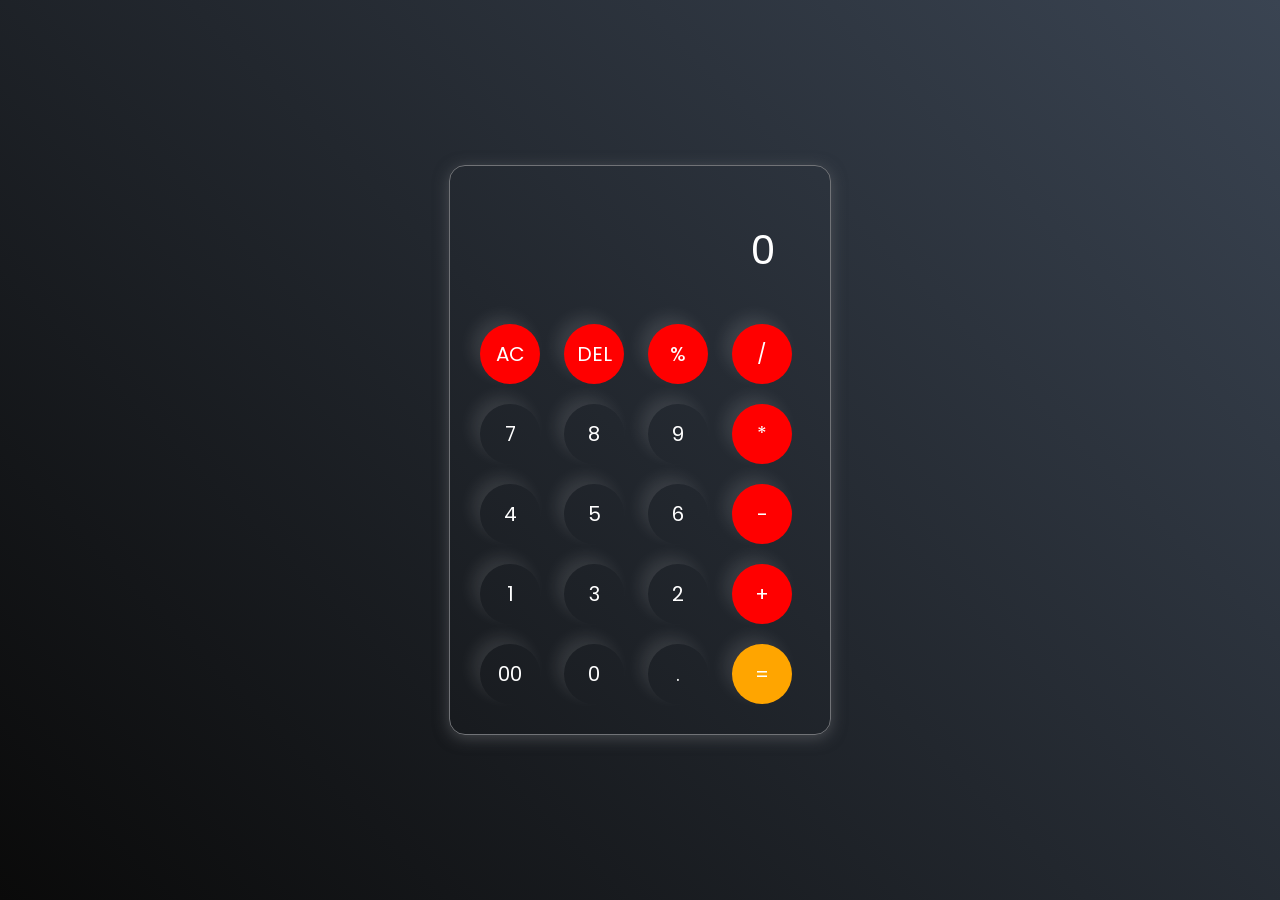
<file: Level 1/Task 3 basic calculator/index.html>
<!DOCTYPE html>
<html lang="en">

<head>
    <meta charset="UTF-8">
    <meta name="viewport" content="width=device-width, initial-scale=1.0">
    <title>basic calculator</title>
    <link rel="stylesheet" href="style.css">
</head>

<body>
    <div class="calculator">
        <input type="text" placeholder="0" id="inputbox">
        <div>
            <button class="operators">AC</button>
            <button class="operators">DEL</button>
            <button class="operators">%</button>
            <button class="operators">/</button>
        </div>
        <div>
            <button>7</button>
            <button>8</button>
            <button>9</button>
            <button class="operators">*</button>
        </div>
        <div>
            <button>4</button>
            <button>5</button>
            <button>6</button>
            <button class="operators">-</button>
        </div>
        <div>
            <button>1</button>
            <button>3</button>
            <button>2</button>
            <button class="operators">+</button>
        </div>
        <div>
            <button>00</button>
            <button>0</button>
            <button>.</button>
            <button class="Ans">=</button>
        </div>
    </div>
</body>
<script src="script.js"></script>
</html>
</file>
<file: Level 1/Task 3 basic calculator/style.css>
@import url('https://fonts.googleapis.com/css2?family=Poppins:wght@500&display=swap');

*{
    margin: 0;
    padding: 0;
    box-sizing: border-box;
    font-family: 'Poppins', sans-serif;
}

body{
    width: 100%;
    height: 100vh;
    display: flex;
    justify-content: center;
    align-items: center;
    background: linear-gradient(45deg, #0a0a0a, #3a4452);
}

.calculator{
    border: 1px solid #717377;
    padding: 20px;
    border-radius: 16px;
    background: transparent;
    box-shadow: 0px 3px 15px rgba(113, 115, 119, 0.5);

}

input{
    width: 320px;
    border: none;
    padding: 24px;
    margin: 10px;
    background: transparent;
    box-shadow: 0px 3px 15px rgbs(84, 84, 84, 0.1);
    font-size: 40px;
    text-align: right;
    cursor: pointer;
    color: white;
}

input::placeholder{
    color: white;
}

button{
    border: none;
    width: 60px;
    height: 60px;
    margin: 10px;
    border-radius: 50%;
    background: transparent;
    color:white;
    font-size: 20px;
    box-shadow: -8px -8px 15px rgba(255, 255, 255, 0.1);
    cursor: pointer;
}

.Ans{
    background-color:orange;
}

.operators{
    background-color: red;
}
</file>
